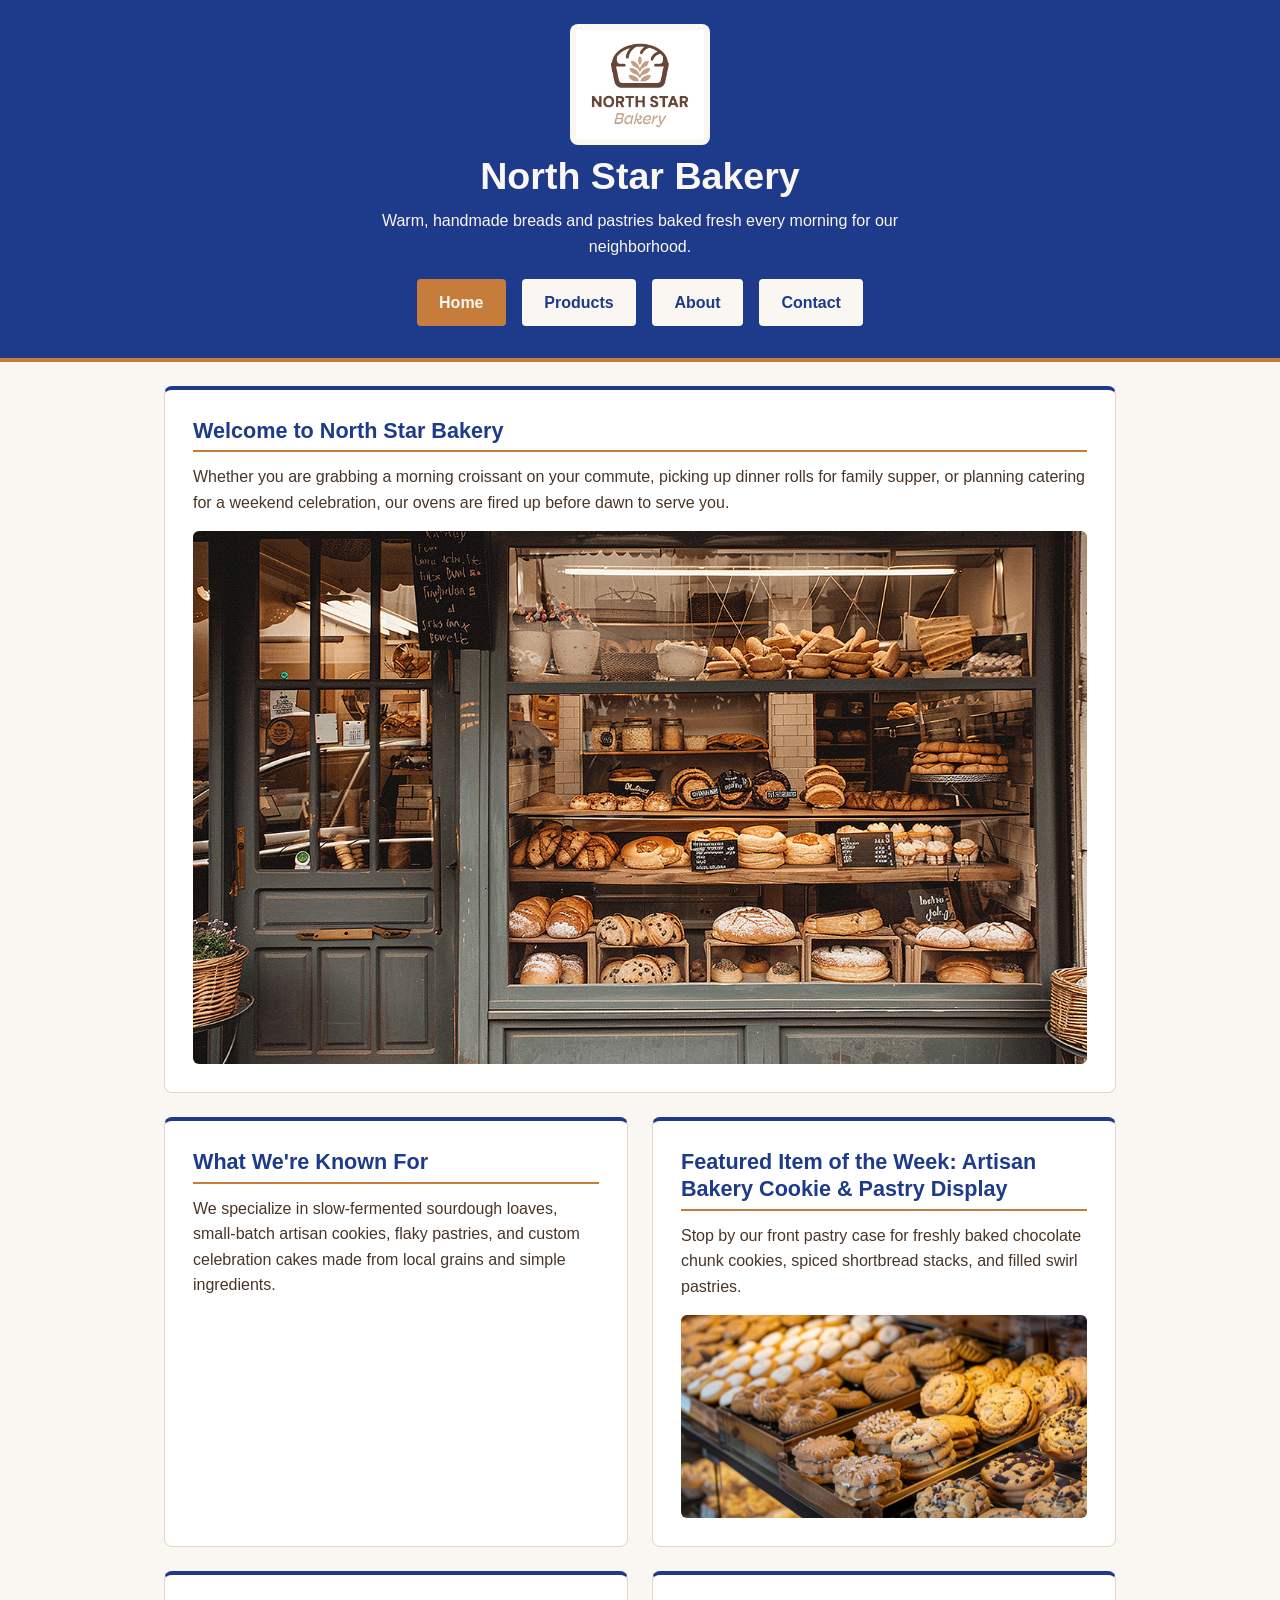
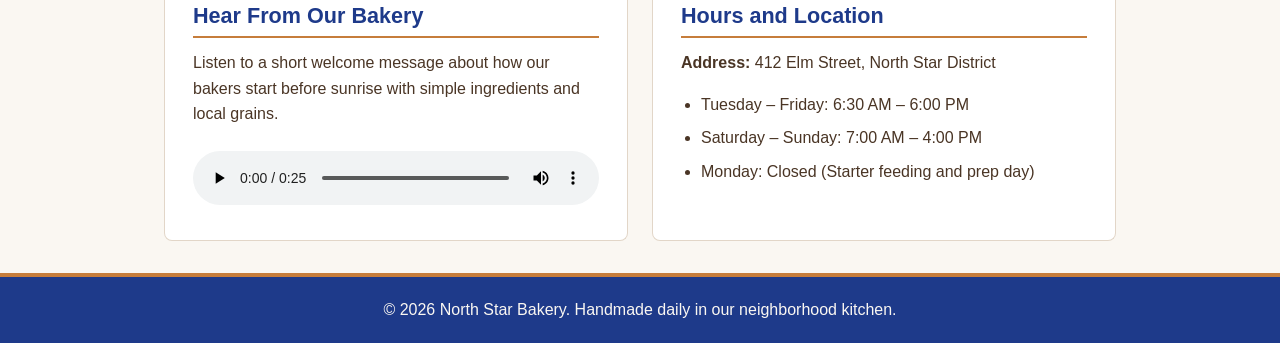
<file: Web Dev Class/index.html>
<!DOCTYPE html>
<html lang="en">
<head>
  <meta charset="UTF-8">
  <meta name="viewport" content="width=device-width, initial-scale=1.0">
  <title>North Star Bakery | Home</title>
  <link rel="stylesheet" href="styles.css">
</head>
<body>
  <header>
    <img src="bakery-logo_c.png" alt="North Star Bakery logo featuring a brown scored bread loaf icon with a wheat stalk inside" width="140">
    <h1>North Star Bakery</h1>
    <p>Warm, handmade breads and pastries baked fresh every morning for our neighborhood.</p>
    <nav aria-label="Primary">
      <ul>
        <li><a href="index.html" aria-current="page">Home</a></li>
        <li><a href="products.html">Products</a></li>
        <li><a href="about.html">About</a></li>
        <li><a href="contact.html">Contact</a></li>
      </ul>
    </nav>
  </header>

  <main>
    <section>
      <h2>Welcome to North Star Bakery</h2>
      <p>Whether you are grabbing a morning croissant on your commute, picking up dinner rolls for family supper, or planning catering for a weekend celebration, our ovens are fired up before dawn to serve you.</p>
      <img src="bakery-storefront_c.png" alt="Dark green storefront window of North Star Bakery filled with freshly baked sourdough loaves, pastries, and chalkboard signs">
    </section>

    <section>
      <h2>What We're Known For</h2>
      <p>We specialize in slow-fermented sourdough loaves, small-batch artisan cookies, flaky pastries, and custom celebration cakes made from local grains and simple ingredients.</p>
    </section>

    <section>
      <h2>Featured Item of the Week: Artisan Bakery Cookie &amp; Pastry Display</h2>
      <p>Stop by our front pastry case for freshly baked chocolate chunk cookies, spiced shortbread stacks, and filled swirl pastries.</p>
      <picture>
        <source media="(min-width: 768px)" srcset="bakery-feature-large_c.png">
        <img src="bakery-feature-small_c.png" alt="Wooden trays inside a bakery display case filled with chocolate chunk cookies, spiced sugar cookies, and baked pastries">
      </picture>
    </section>

    <section>
      <h2>Hear From Our Bakery</h2>
      <p>Listen to a short welcome message about how our bakers start before sunrise with simple ingredients and local grains.</p>
      <audio src="bakery-welcome_c.mp3" controls>
        Your browser does not support the audio element. Welcome to North Star Bakery—every loaf starts before sunrise using simple ingredients, local grains, and time.
      </audio>
    </section>

    <section>
      <h2>Hours and Location</h2>
      <p><strong>Address:</strong> 412 Elm Street, North Star District</p>
      <ul>
        <li>Tuesday – Friday: 6:30 AM – 6:00 PM</li>
        <li>Saturday – Sunday: 7:00 AM – 4:00 PM</li>
        <li>Monday: Closed (Starter feeding and prep day)</li>
      </ul>
    </section>
  </main>

  <footer>
    <p>&copy; 2026 North Star Bakery. Handmade daily in our neighborhood kitchen.</p>
  </footer>
</body>
</html>
</file>
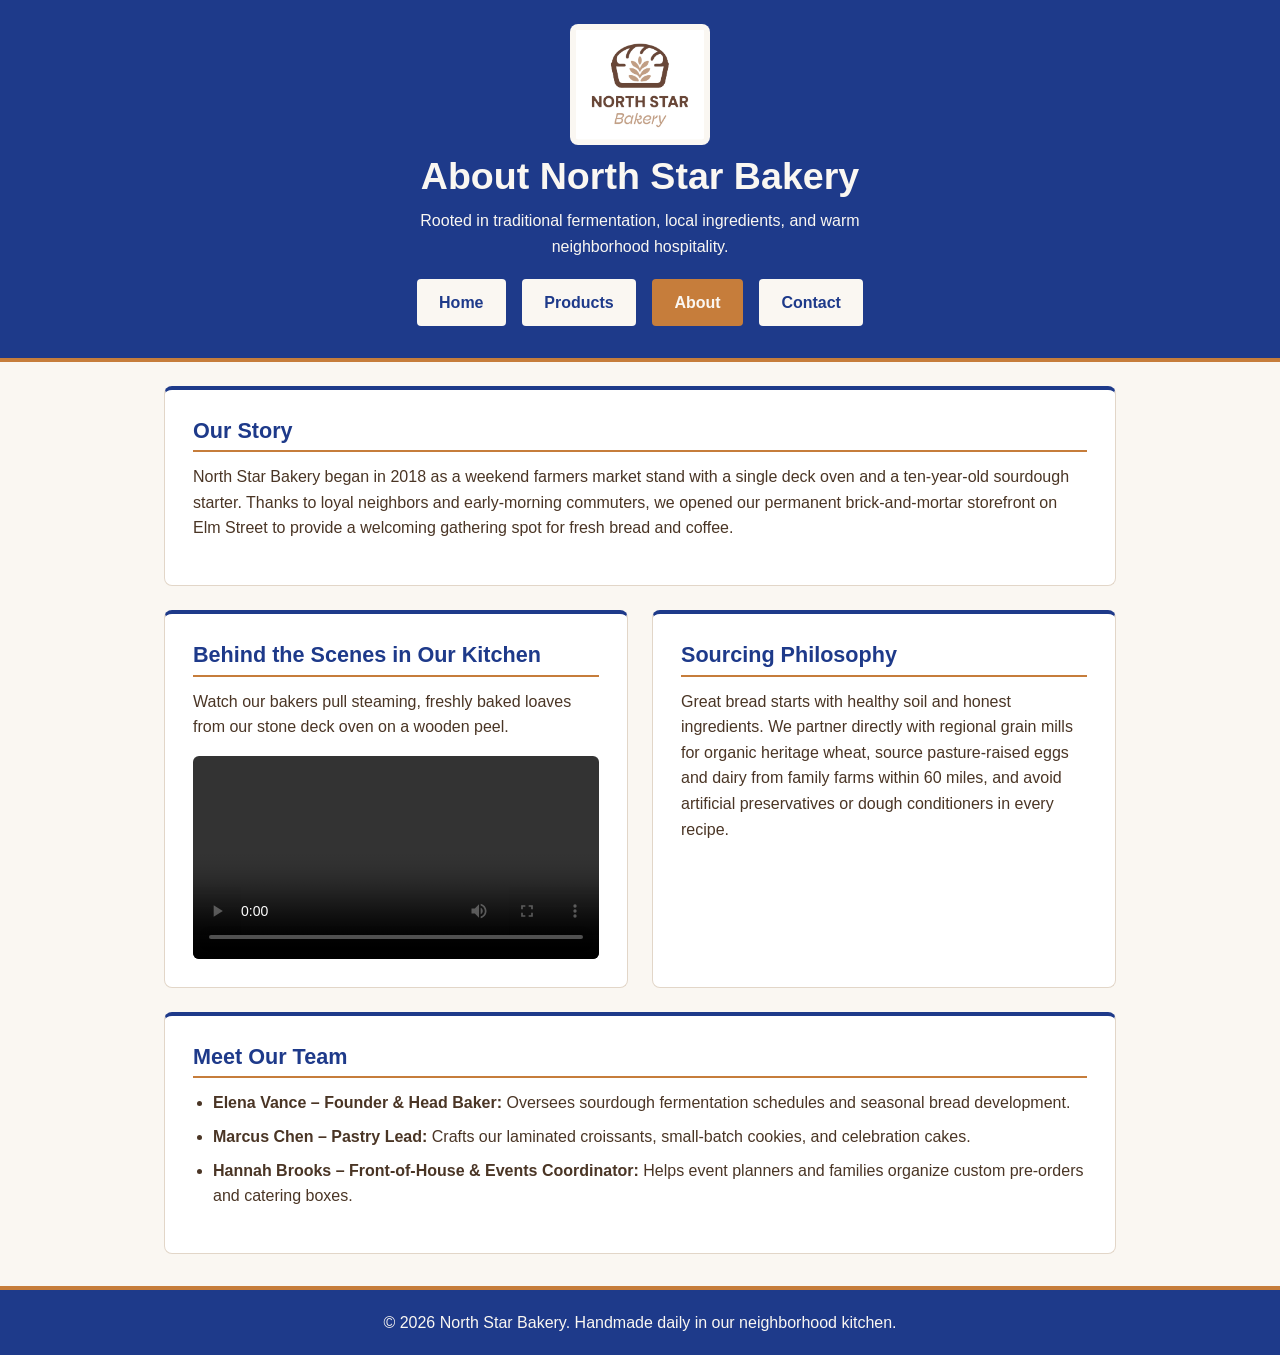
<file: Web Dev Class/about.html>
<!DOCTYPE html>
<html lang="en">
<head>
  <meta charset="UTF-8">
  <meta name="viewport" content="width=device-width, initial-scale=1.0">
  <title>North Star Bakery | Home</title>
  <link rel="stylesheet" href="styles.css">
</head>
<body>
  <header>
    <img src="bakery-logo_c.png" alt="North Star Bakery logo featuring a brown scored bread loaf icon with a wheat stalk inside" width="140">
    <h1>About North Star Bakery</h1>
    <p>Rooted in traditional fermentation, local ingredients, and warm neighborhood hospitality.</p>
    <nav aria-label="Primary">
      <ul>
        <li><a href="index.html">Home</a></li>
        <li><a href="products.html">Products</a></li>
        <li><a href="about.html" aria-current="page">About</a></li>
        <li><a href="contact.html">Contact</a></li>
      </ul>
    </nav>
  </header>

  <main>
    <section>
      <h2>Our Story</h2>
      <p>North Star Bakery began in 2018 as a weekend farmers market stand with a single deck oven and a ten-year-old sourdough starter. Thanks to loyal neighbors and early-morning commuters, we opened our permanent brick-and-mortar storefront on Elm Street to provide a welcoming gathering spot for fresh bread and coffee.</p>
    </section>

    <section>
      <h2>Behind the Scenes in Our Kitchen</h2>
      <p>Watch our bakers pull steaming, freshly baked loaves from our stone deck oven on a wooden peel.</p>
      <video src="bakery-behind-scenes_c.mp4" controls width="640">
        Your browser does not support the video element. Visit our storefront during morning hours to watch our bakers pull fresh loaves from the deck ovens.
      </video>
    </section>

    <section>
      <h2>Sourcing Philosophy</h2>
      <p>Great bread starts with healthy soil and honest ingredients. We partner directly with regional grain mills for organic heritage wheat, source pasture-raised eggs and dairy from family farms within 60 miles, and avoid artificial preservatives or dough conditioners in every recipe.</p>
    </section>

    <section>
      <h2>Meet Our Team</h2>
      <ul>
        <li><strong>Elena Vance – Founder &amp; Head Baker:</strong> Oversees sourdough fermentation schedules and seasonal bread development.</li>
        <li><strong>Marcus Chen – Pastry Lead:</strong> Crafts our laminated croissants, small-batch cookies, and celebration cakes.</li>
        <li><strong>Hannah Brooks – Front-of-House &amp; Events Coordinator:</strong> Helps event planners and families organize custom pre-orders and catering boxes.</li>
      </ul>
    </section>
  </main>

  <footer>
    <p>&copy; 2026 North Star Bakery. Handmade daily in our neighborhood kitchen.</p>
  </footer>
</body>
</html>
</file>
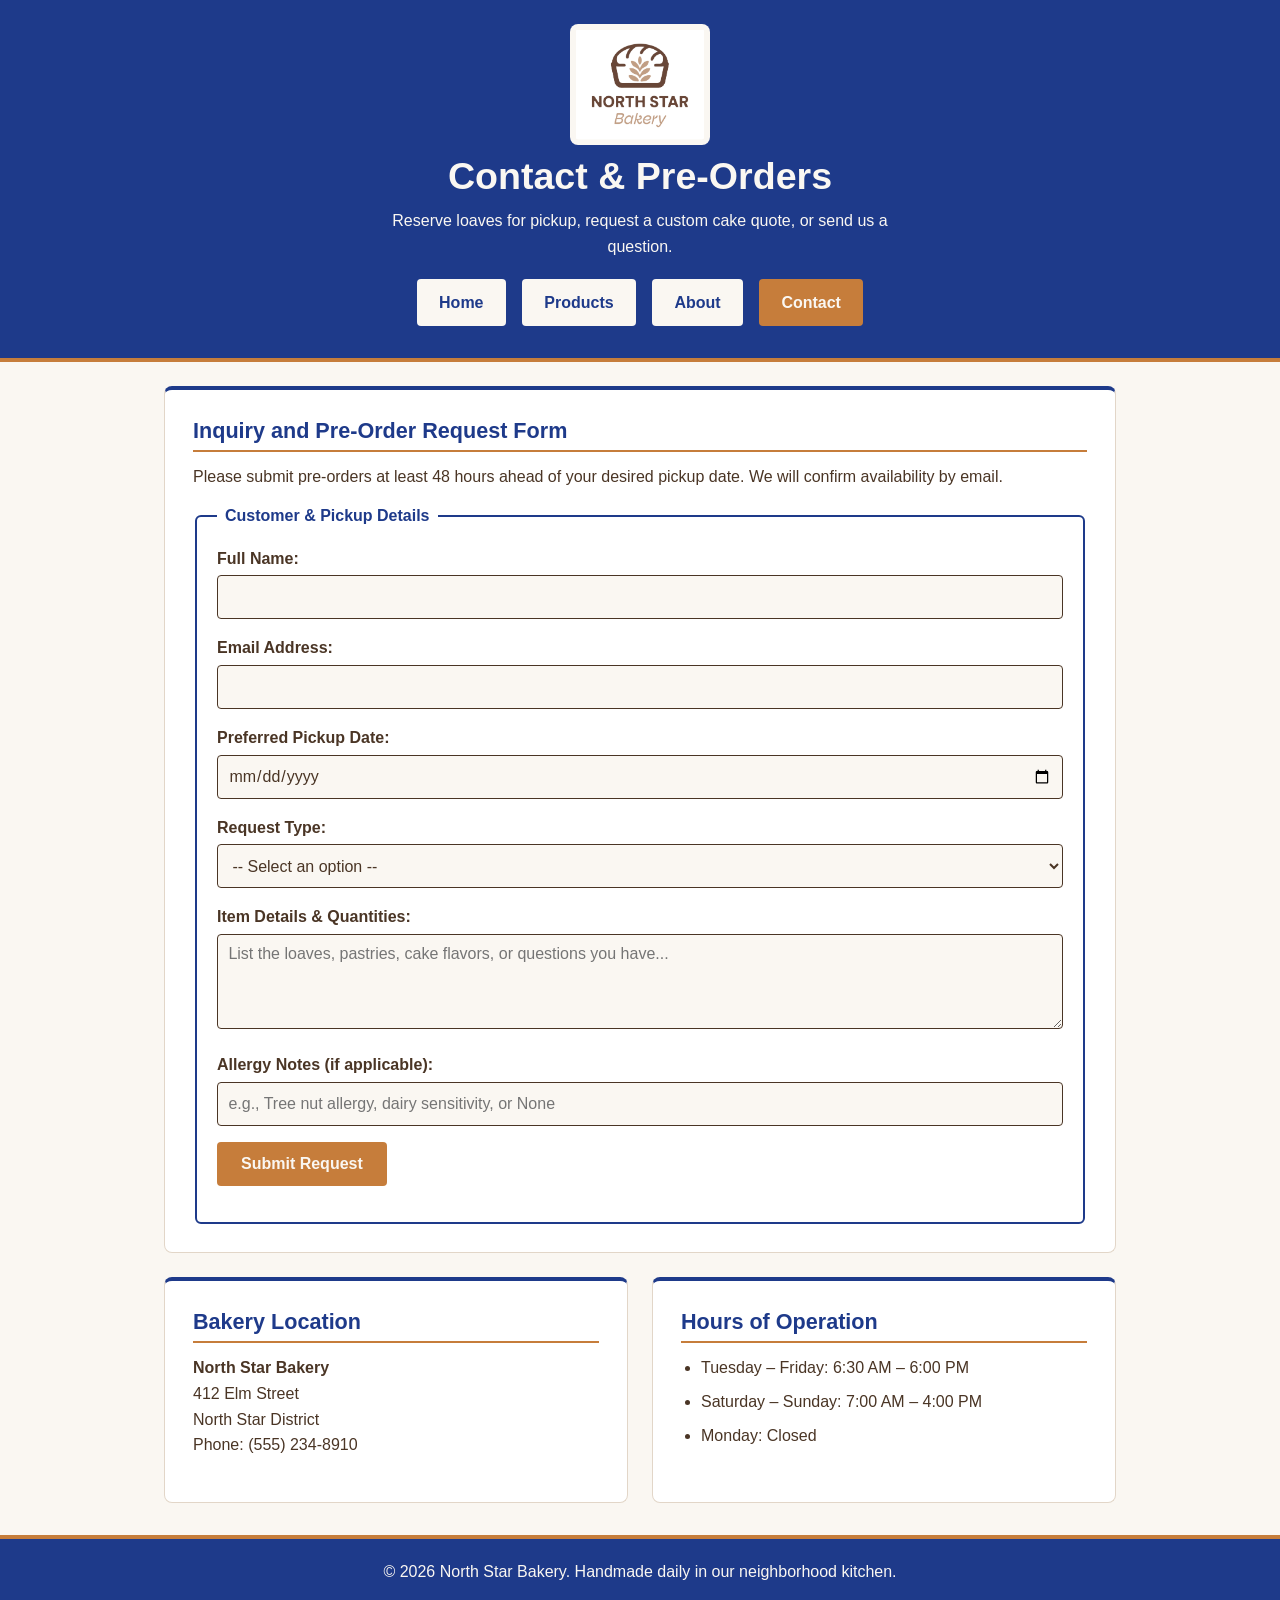
<file: Web Dev Class/contact.html>
<!DOCTYPE html>
<html lang="en">
<head>
  <meta charset="UTF-8">
  <meta name="viewport" content="width=device-width, initial-scale=1.0">
  <title>North Star Bakery | Home</title>
  <link rel="stylesheet" href="styles.css">
</head>
<body>
  <header>
    <img src="bakery-logo_c.png" alt="North Star Bakery logo featuring a brown scored bread loaf icon with a wheat stalk inside" width="140">
    <h1>Contact &amp; Pre-Orders</h1>
    <p>Reserve loaves for pickup, request a custom cake quote, or send us a question.</p>
    <nav aria-label="Primary">
      <ul>
        <li><a href="index.html">Home</a></li>
        <li><a href="products.html">Products</a></li>
        <li><a href="about.html">About</a></li>
        <li><a href="contact.html" aria-current="page">Contact</a></li>
      </ul>
    </nav>
  </header>

  <main>
    <section>
      <h2>Inquiry and Pre-Order Request Form</h2>
      <p>Please submit pre-orders at least 48 hours ahead of your desired pickup date. We will confirm availability by email.</p>

      <form action="#" method="post">
        <fieldset>
          <legend>Customer &amp; Pickup Details</legend>

          <p>
            <label for="customer-name">Full Name:</label><br>
            <input type="text" id="customer-name" name="customer_name" required minlength="2" maxlength="80">
          </p>

          <p>
            <label for="customer-email">Email Address:</label><br>
            <input type="email" id="customer-email" name="customer_email" required>
          </p>

          <p>
            <label for="pickup-date">Preferred Pickup Date:</label><br>
            <input type="date" id="pickup-date" name="pickup_date" required>
          </p>

          <p>
            <label for="request-type">Request Type:</label><br>
            <select id="request-type" name="request_type" required>
              <option value="">-- Select an option --</option>
              <option value="pre-order">Bread or Pastry Pre-Order</option>
              <option value="custom-cake">Custom Cake / Event Catering</option>
              <option value="general-question">General Question</option>
            </select>
          </p>

          <p>
            <label for="item-details">Item Details &amp; Quantities:</label><br>
            <textarea id="item-details" name="item_details" rows="4" cols="45" required minlength="10" placeholder="List the loaves, pastries, cake flavors, or questions you have..."></textarea>
          </p>

          <p>
            <label for="allergy-notes">Allergy Notes (if applicable):</label><br>
            <input type="text" id="allergy-notes" name="allergy_notes" maxlength="150" placeholder="e.g., Tree nut allergy, dairy sensitivity, or None">
          </p>

          <p>
            <button type="submit">Submit Request</button>
          </p>
        </fieldset>
      </form>
    </section>

    <section>
      <h2>Bakery Location</h2>
      <p><strong>North Star Bakery</strong><br>
      412 Elm Street<br>
      North Star District<br>
      Phone: (555) 234-8910</p>
    </section>

    <section>
      <h2>Hours of Operation</h2>
      <ul>
        <li>Tuesday – Friday: 6:30 AM – 6:00 PM</li>
        <li>Saturday – Sunday: 7:00 AM – 4:00 PM</li>
        <li>Monday: Closed</li>
      </ul>
    </section>
  </main>

  <footer>
    <p>&copy; 2026 North Star Bakery. Handmade daily in our neighborhood kitchen.</p>
  </footer>
</body>
</html>
</file>
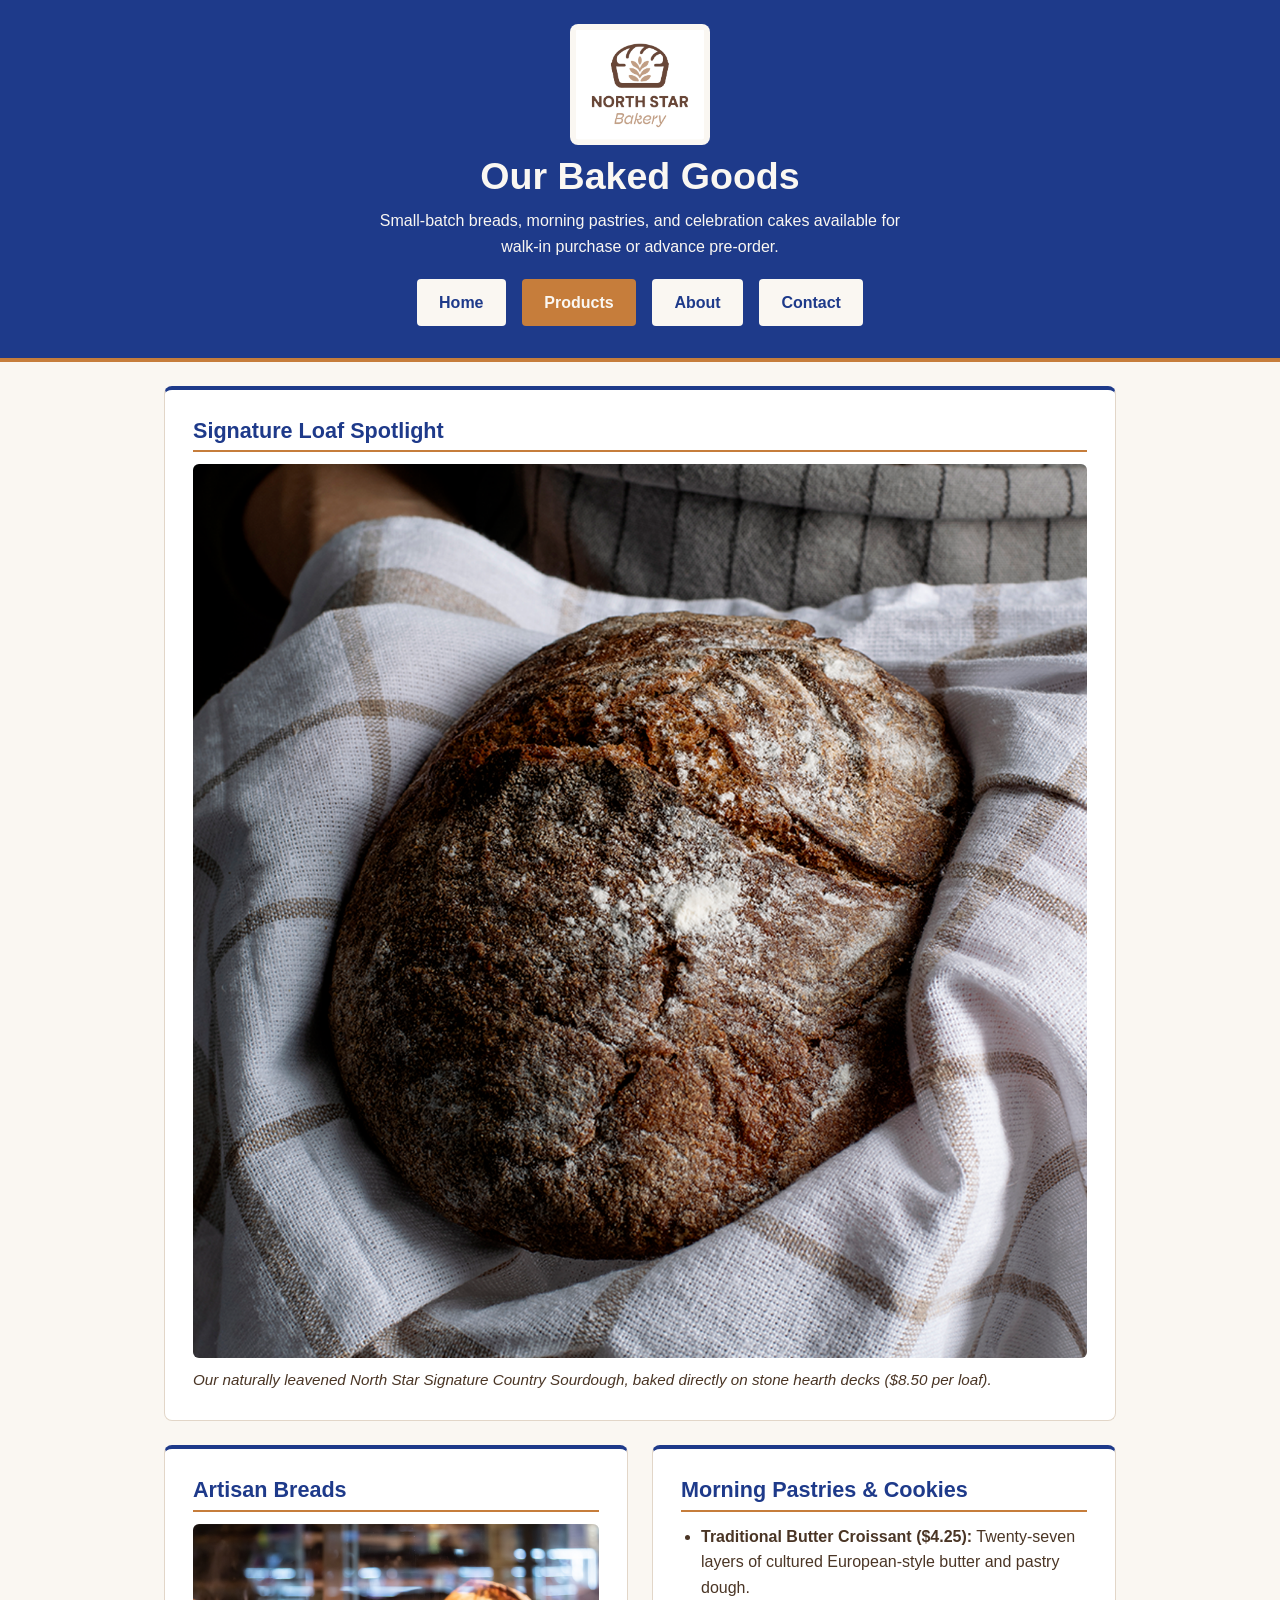
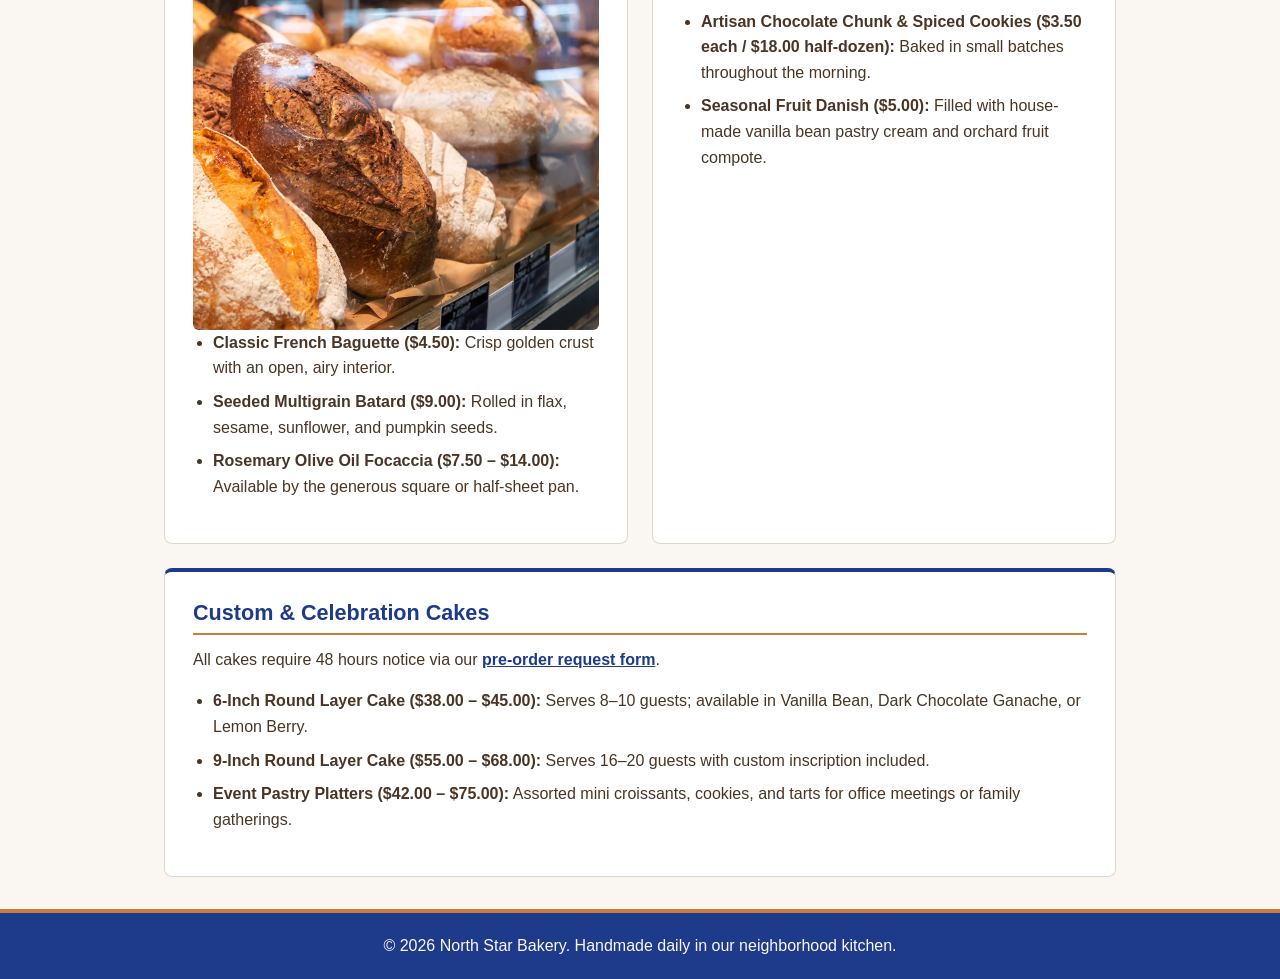
<file: Web Dev Class/products.html>
<!DOCTYPE html>
<html lang="en">
<head>
  <meta charset="UTF-8">
  <meta name="viewport" content="width=device-width, initial-scale=1.0">
  <title>North Star Bakery | Home</title>
  <link rel="stylesheet" href="styles.css">
</head>
<body>
  <header>
    <img src="bakery-logo_c.png" alt="North Star Bakery logo featuring a brown scored bread loaf icon with a wheat stalk inside" width="140">
    <h1>Our Baked Goods</h1>
    <p>Small-batch breads, morning pastries, and celebration cakes available for walk-in purchase or advance pre-order.</p>
    <nav aria-label="Primary">
      <ul>
        <li><a href="index.html">Home</a></li>
        <li><a href="products.html" aria-current="page">Products</a></li>
        <li><a href="about.html">About</a></li>
        <li><a href="contact.html">Contact</a></li>
      </ul>
    </nav>
  </header>

  <main>
    <section>
      <h2>Signature Loaf Spotlight</h2>
      <figure>
        <img src="bakery-signature-loaf_c.png" alt="Round dark-crusted North Star Signature Sourdough boule dusted with flour and cradled in a striped linen towel">
        <figcaption>Our naturally leavened North Star Signature Country Sourdough, baked directly on stone hearth decks ($8.50 per loaf).</figcaption>
      </figure>
    </section>

    <section>
      <h2>Artisan Breads</h2>
      <img src="bakery-bread_c.png" alt="Crusty seeded multigrain loaves and flour-dusted sourdough boules arranged behind a glass bakery counter">
      <ul>
        <li><strong>Classic French Baguette ($4.50):</strong> Crisp golden crust with an open, airy interior.</li>
        <li><strong>Seeded Multigrain Batard ($9.00):</strong> Rolled in flax, sesame, sunflower, and pumpkin seeds.</li>
        <li><strong>Rosemary Olive Oil Focaccia ($7.50 – $14.00):</strong> Available by the generous square or half-sheet pan.</li>
      </ul>
    </section>

    <section>
      <h2>Morning Pastries &amp; Cookies</h2>
      <ul>
        <li><strong>Traditional Butter Croissant ($4.25):</strong> Twenty-seven layers of cultured European-style butter and pastry dough.</li>
        <li><strong>Artisan Chocolate Chunk &amp; Spiced Cookies ($3.50 each / $18.00 half-dozen):</strong> Baked in small batches throughout the morning.</li>
        <li><strong>Seasonal Fruit Danish ($5.00):</strong> Filled with house-made vanilla bean pastry cream and orchard fruit compote.</li>
      </ul>
    </section>

    <section>
      <h2>Custom &amp; Celebration Cakes</h2>
      <p>All cakes require 48 hours notice via our <a href="contact.html">pre-order request form</a>.</p>
      <ul>
        <li><strong>6-Inch Round Layer Cake ($38.00 – $45.00):</strong> Serves 8–10 guests; available in Vanilla Bean, Dark Chocolate Ganache, or Lemon Berry.</li>
        <li><strong>9-Inch Round Layer Cake ($55.00 – $68.00):</strong> Serves 16–20 guests with custom inscription included.</li>
        <li><strong>Event Pastry Platters ($42.00 – $75.00):</strong> Assorted mini croissants, cookies, and tarts for office meetings or family gatherings.</li>
      </ul>
    </section>
  </main>

  <footer>
    <p>&copy; 2026 North Star Bakery. Handmade daily in our neighborhood kitchen.</p>
  </footer>
</body>
</html>
</file>
<file: Web Dev Class/styles.css>
/* =========================================
   DESIGN SYSTEM TOKENS (4 Colors, 1 Font Stack)
   ========================================= */
:root {
  --royal-blue: #1E3A8A;
  --caramel: #C67D3B;
  --light-espresso: #4A3525;
  --soft-cream: #FAF7F2;

  --font-main: "Segoe UI", Helvetica, Arial, sans-serif;
}

/* =========================================
   BASE & RESET (Mobile-First)
   ========================================= */
* {
  box-sizing: border-box;
}

body {
  margin: 0;
  font-family: var(--font-main);
  font-size: 1rem;
  line-height: 1.6;
  color: var(--light-espresso);
  background-color: var(--soft-cream);
}

img,
video {
  max-width: 100%;
  height: auto;
  display: block;
  border-radius: 6px;
}

h1,
h2,
legend {
  font-family: var(--font-main);
  color: var(--royal-blue);
  line-height: 1.25;
}

h1 {
  font-size: 1.85rem;
  font-weight: 700;
  margin: 0.5rem 0;
}

h2 {
  font-size: 1.35rem;
  font-weight: 700;
  margin-top: 0;
  margin-bottom: 0.75rem;
  border-bottom: 2px solid var(--caramel);
  padding-bottom: 0.35rem;
}

p,
ul,
figure {
  margin-top: 0;
  margin-bottom: 1rem;
}

ul {
  padding-left: 1.25rem;
}

li {
  margin-bottom: 0.5rem;
}

a {
  color: var(--royal-blue);
  font-weight: 600;
}

a:hover,
a:focus-visible {
  color: var(--caramel);
  text-decoration: underline;
  outline: 2px solid var(--caramel);
  outline-offset: 2px;
}

/* =========================================
   HEADER & FLEXBOX NAVIGATION
   ========================================= */
header {
  background-color: var(--royal-blue);
  color: var(--soft-cream);
  padding: 1.5rem 1rem;
  text-align: center;
  border-bottom: 4px solid var(--caramel);
}

header img {
  margin: 0 auto 0.5rem auto;
  background-color: var(--soft-cream);
  padding: 0.35rem;
  border-radius: 8px;
}

header h1 {
  color: var(--soft-cream);
}

header p {
  max-width: 60ch;
  margin: 0 auto 1.25rem auto;
}

nav ul {
  list-style: none;
  padding: 0;
  margin: 0;
  display: flex;
  flex-direction: column;
  gap: 0.5rem;
}

nav a {
  display: inline-block;
  width: 100%;
  padding: 0.65rem 1rem;
  background-color: var(--soft-cream);
  color: var(--royal-blue);
  text-decoration: none;
  border-radius: 4px;
  min-height: 44px;
}

nav a[aria-current="page"] {
  background-color: var(--caramel);
  color: var(--soft-cream);
}

nav a:hover,
nav a:focus-visible {
  background-color: var(--caramel);
  color: var(--soft-cream);
  text-decoration: none;
}

/* =========================================
   MAIN LAYOUT & SECTIONS (Flexbox Column)
   ========================================= */
main {
  max-width: 1000px;
  margin: 1.5rem auto;
  padding: 0 1rem;
  display: flex;
  flex-direction: column;
  gap: 1.5rem;
}

section {
  background-color: #FFFFFF;
  border: 1px solid #E2D6C8;
  border-top: 4px solid var(--royal-blue);
  border-radius: 8px;
  padding: 1.25rem;
}

figure {
  margin: 0;
}

figcaption {
  margin-top: 0.6rem;
  font-style: italic;
  font-size: 0.95rem;
  color: var(--light-espresso);
}

audio,
video {
  width: 100%;
  margin-top: 0.5rem;
}

/* =========================================
   CONTACT FORM STYLING
   ========================================= */
fieldset {
  border: 2px solid var(--royal-blue);
  border-radius: 6px;
  padding: 1.25rem;
}

legend {
  font-weight: 700;
  padding: 0 0.5rem;
}

label {
  font-weight: 600;
  display: inline-block;
  margin-bottom: 0.25rem;
  color: var(--light-espresso);
}

input,
select,
textarea {
  width: 100%;
  max-width: 100%;
  padding: 0.65rem;
  font-family: var(--font-main);
  font-size: 1rem;
  color: var(--light-espresso);
  background-color: var(--soft-cream);
  border: 1px solid var(--light-espresso);
  border-radius: 4px;
  min-height: 44px;
}

button[type="submit"] {
  background-color: var(--caramel);
  color: var(--soft-cream);
  font-family: var(--font-main);
  font-size: 1rem;
  font-weight: 700;
  padding: 0.75rem 1.5rem;
  border: none;
  border-radius: 4px;
  cursor: pointer;
  min-height: 44px;
}

button[type="submit"]:hover,
button[type="submit"]:focus-visible {
  background-color: var(--royal-blue);
}

/* =========================================
   FOOTER
   ========================================= */
footer {
  background-color: var(--royal-blue);
  color: var(--soft-cream);
  border-top: 4px solid var(--caramel);
  text-align: center;
  padding: 1.25rem 1rem;
  margin-top: 2rem;
}

footer p {
  margin: 0;
}

/* =========================================
   DESKTOP MEDIA QUERY (768px and up)
   ========================================= */
@media (min-width: 768px) {
  h1 {
    font-size: 2.35rem;
  }

  nav ul {
    flex-direction: row;
    justify-content: center;
    gap: 1rem;
  }

  nav a {
    width: auto;
    padding: 0.65rem 1.4rem;
  }

  main {
    flex-direction: row;
    flex-wrap: wrap;
    padding: 0 1.5rem;
  }

  section {
    flex: 1 1 45%;
    padding: 1.75rem;
  }

  /* Make the first spotlight/intro section span full width */
  section:first-child {
    flex-basis: 100%;
  }
}
</file>
